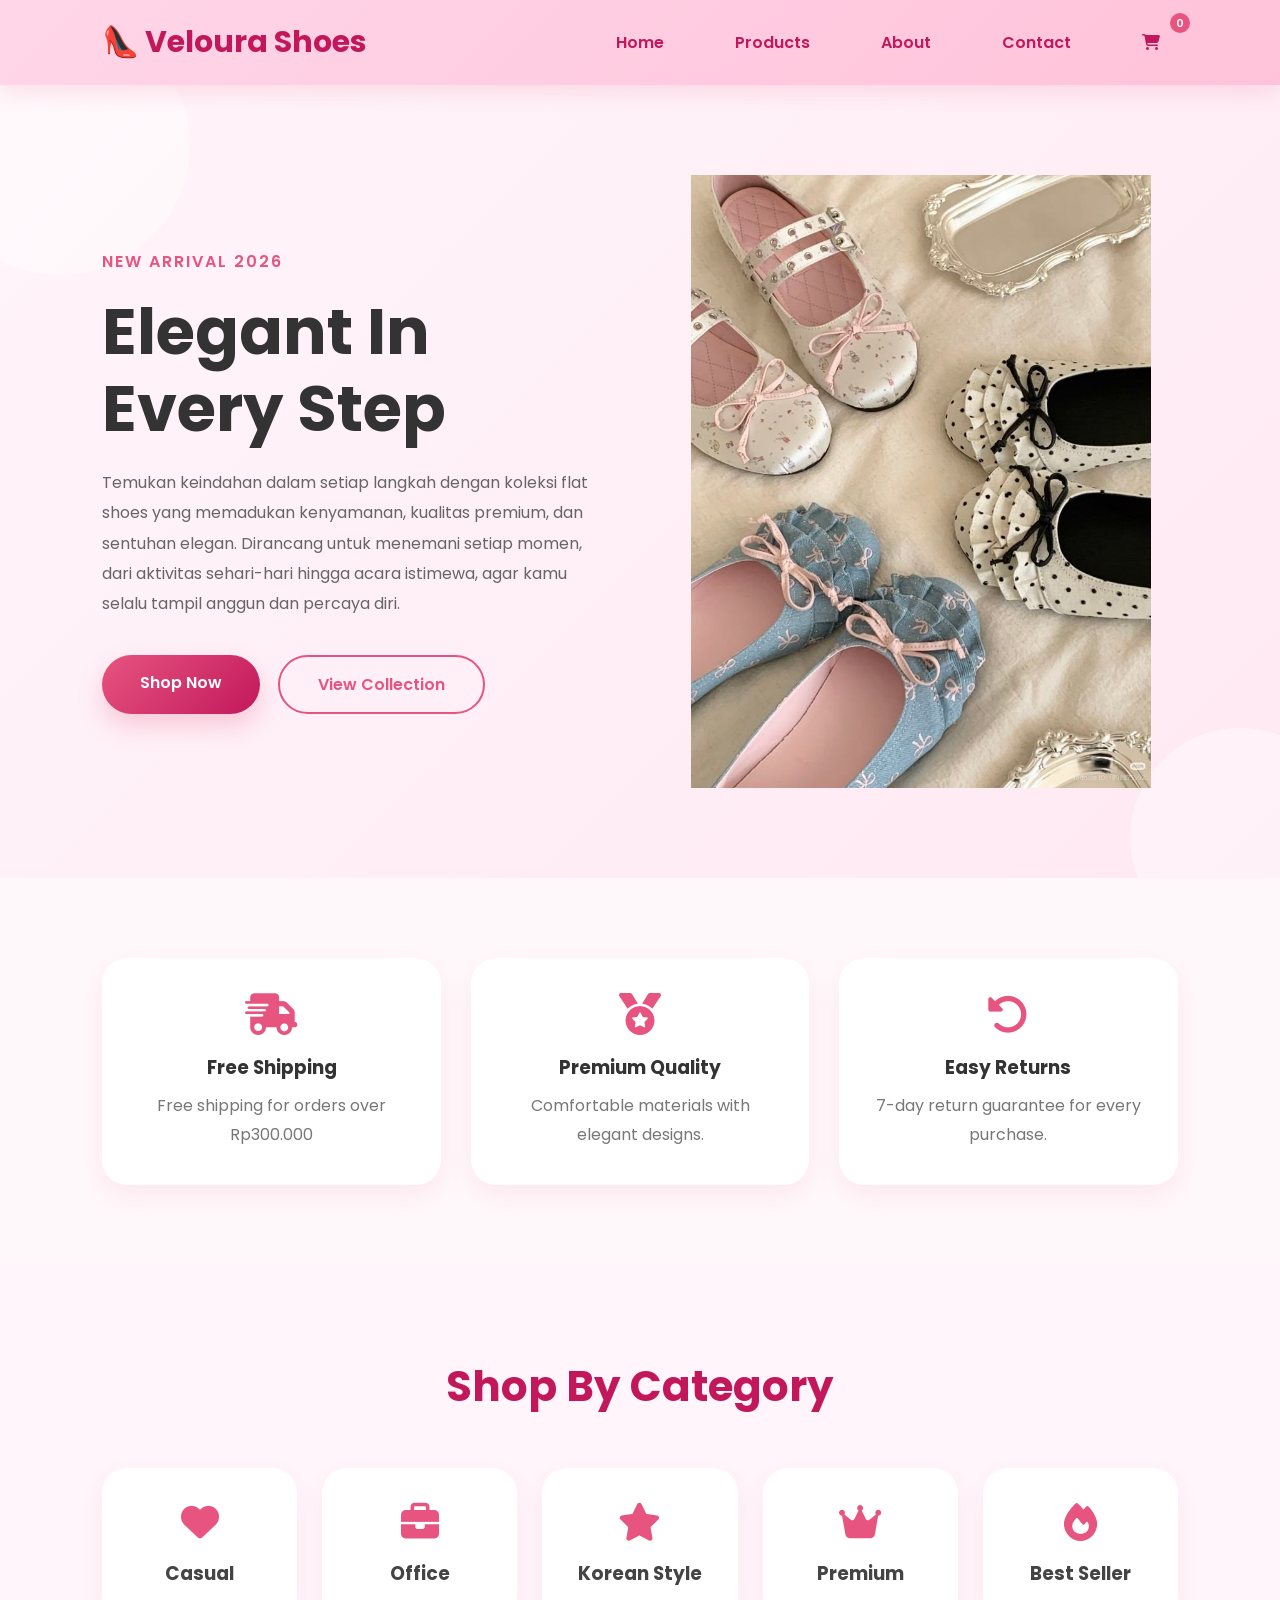
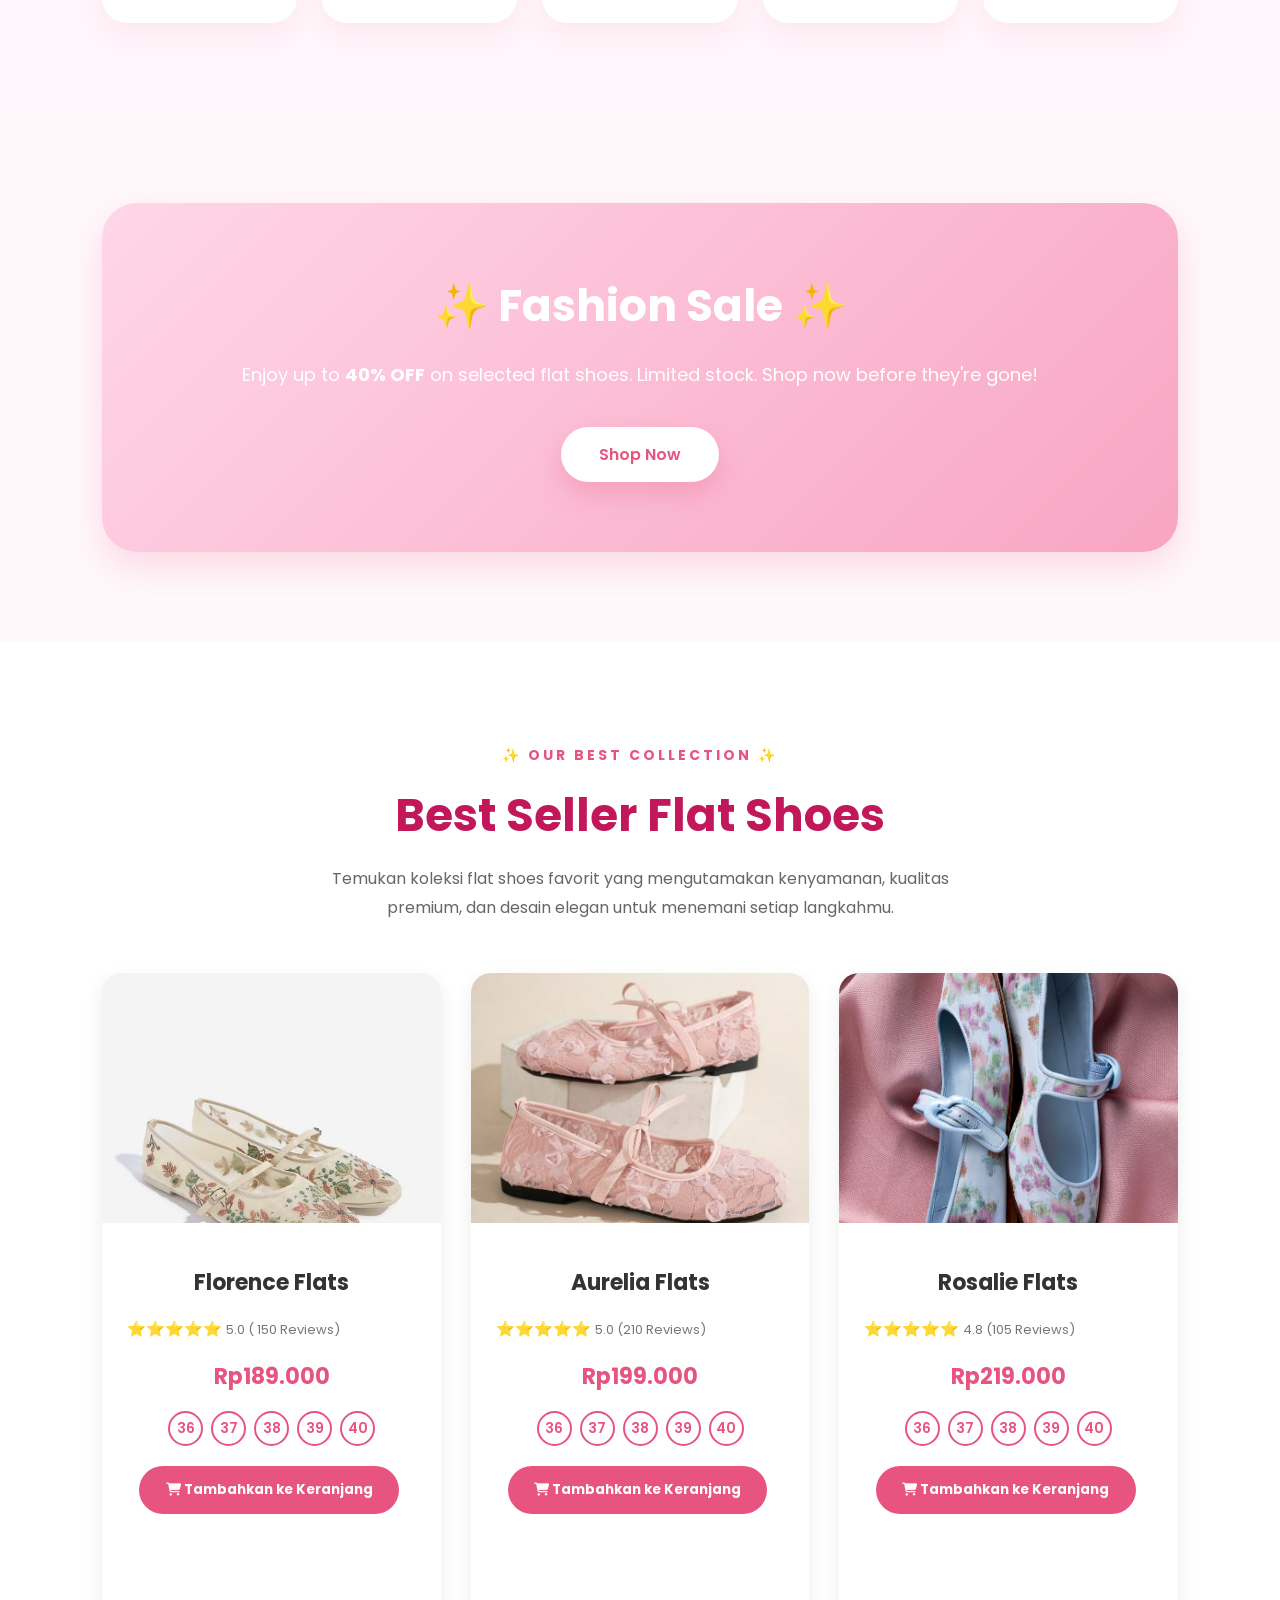
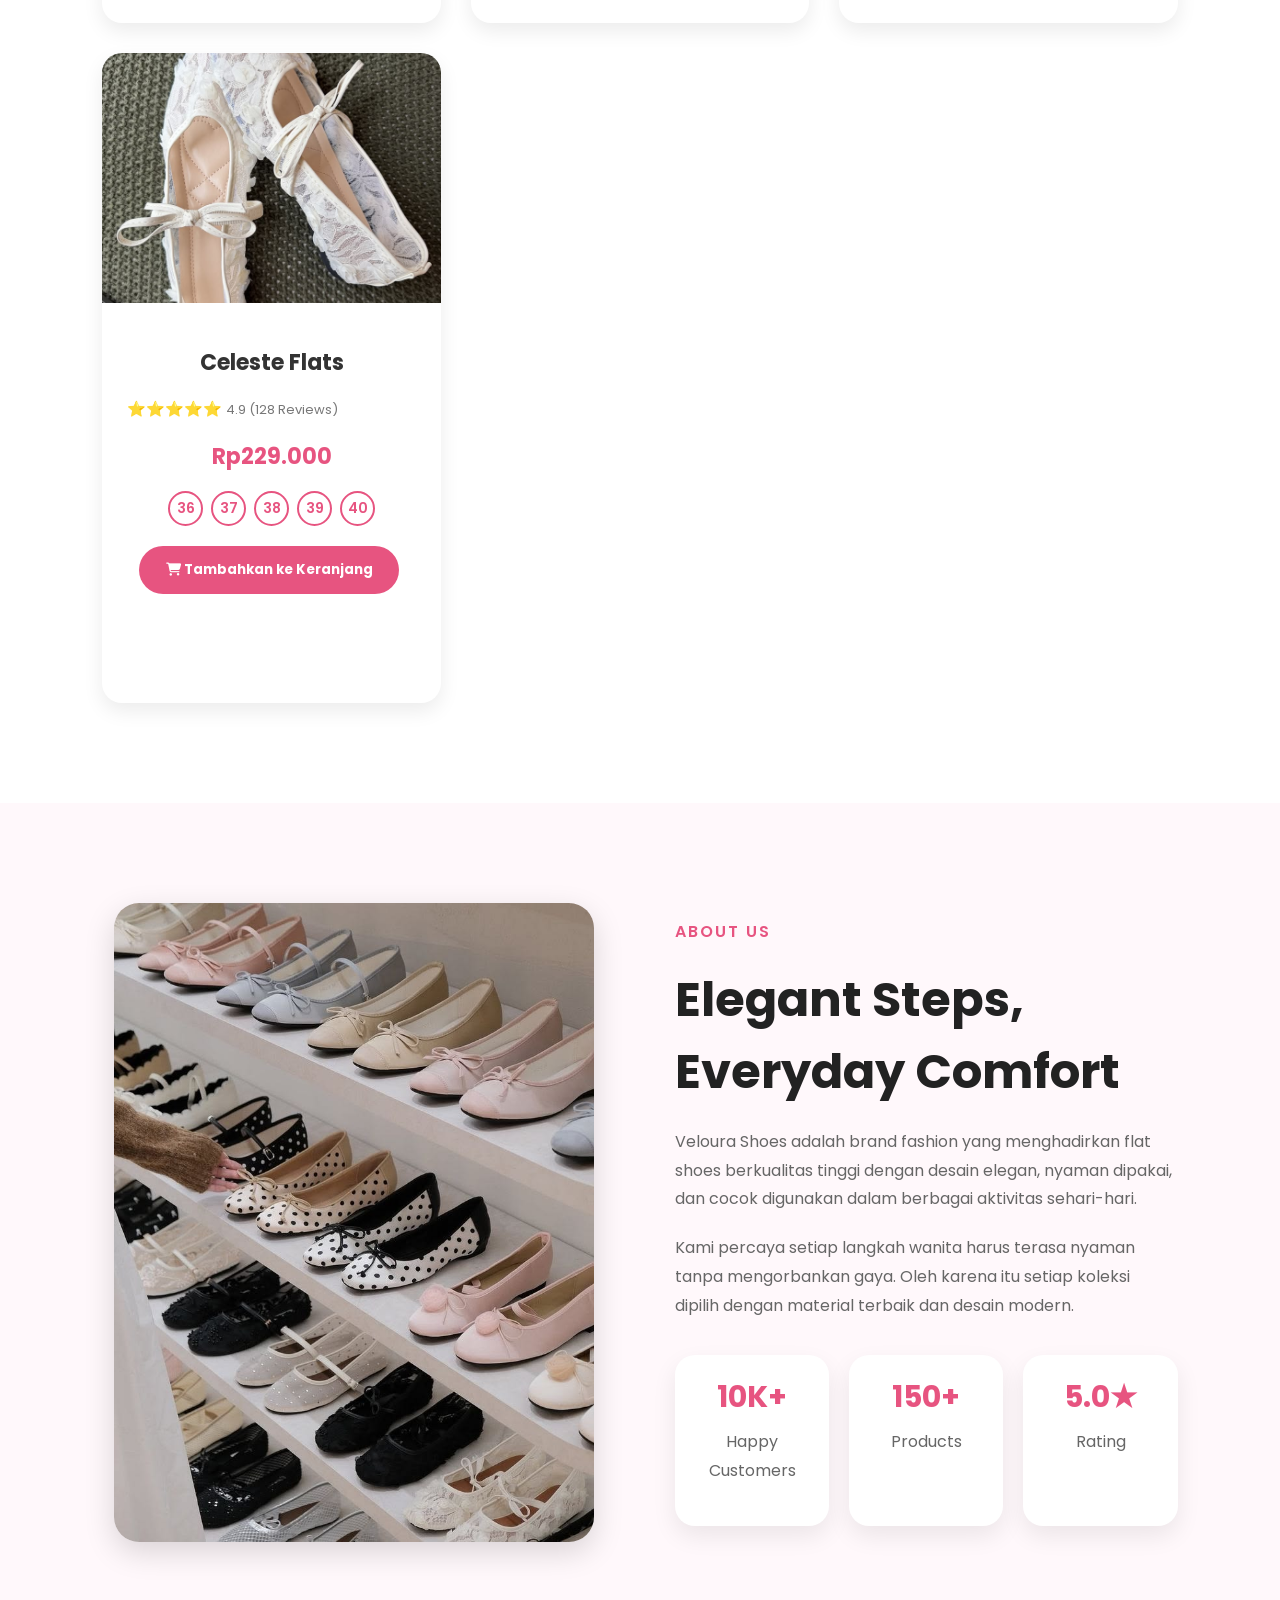
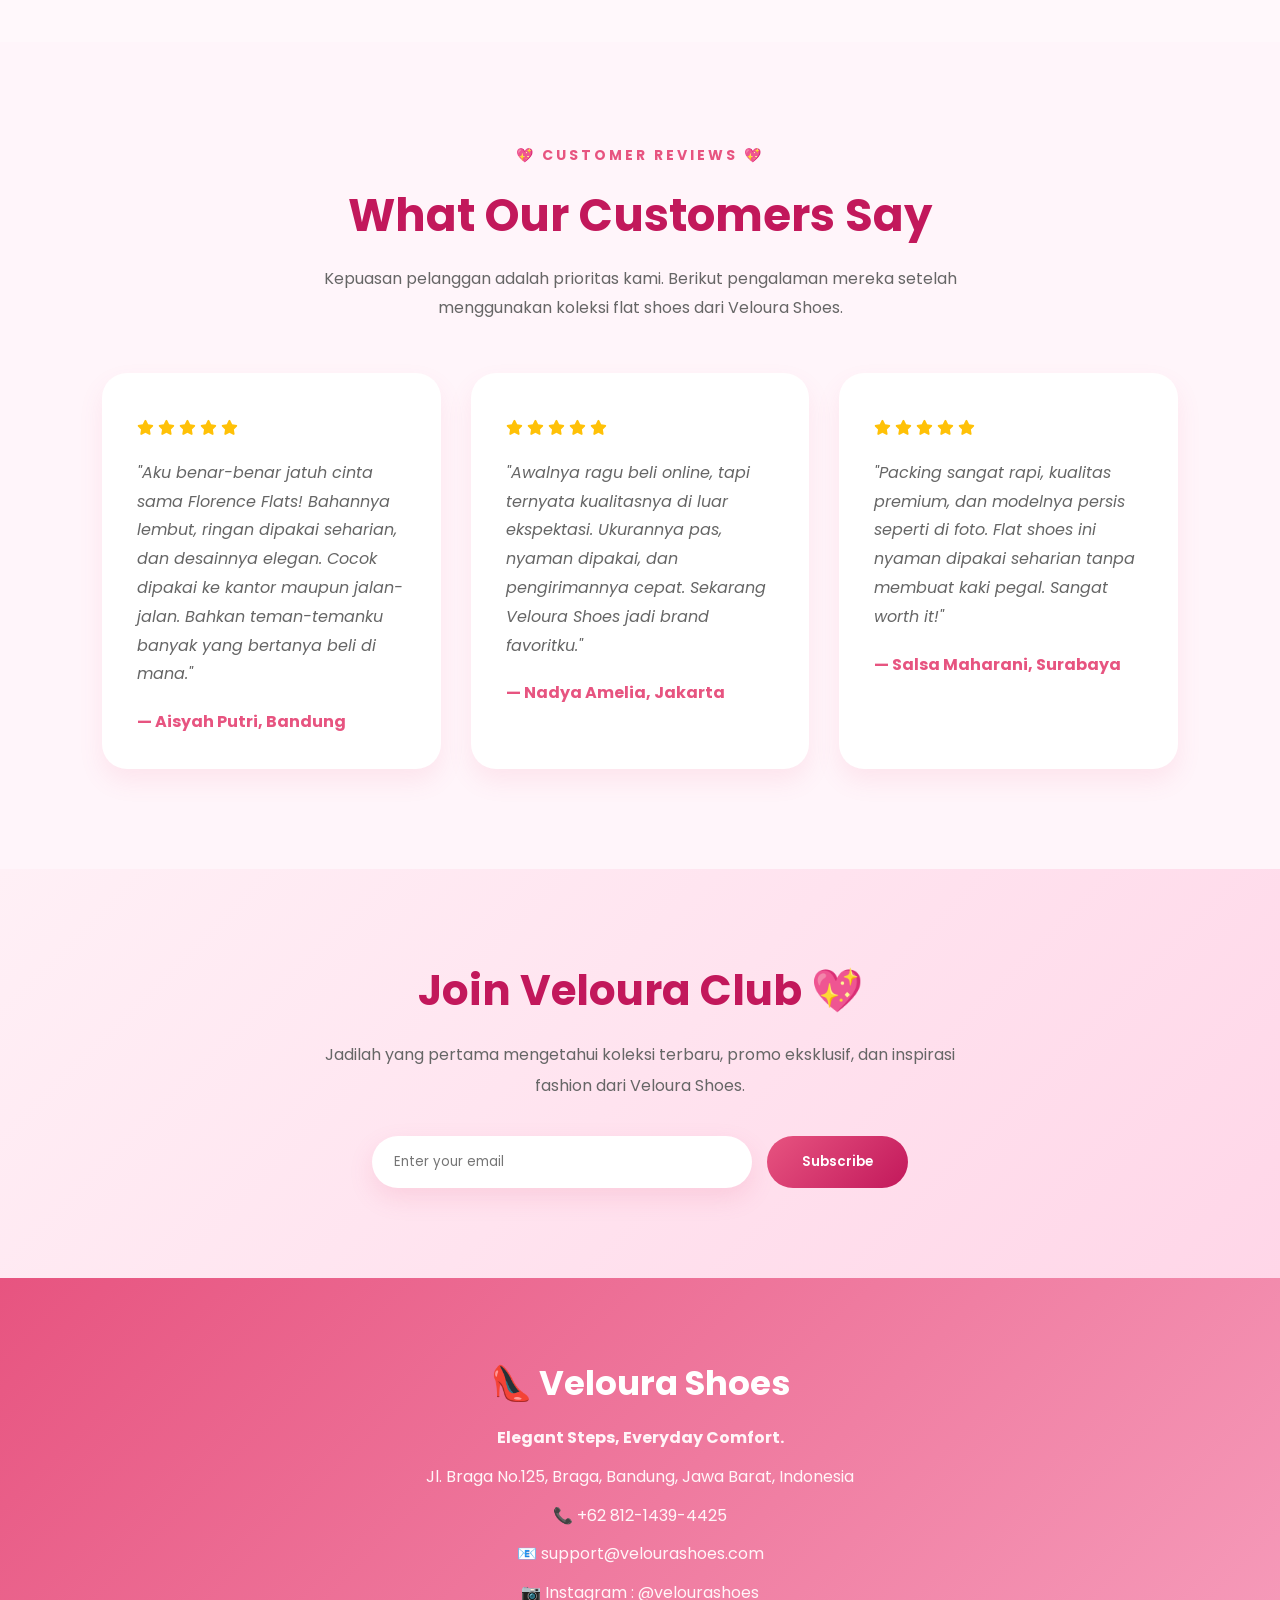
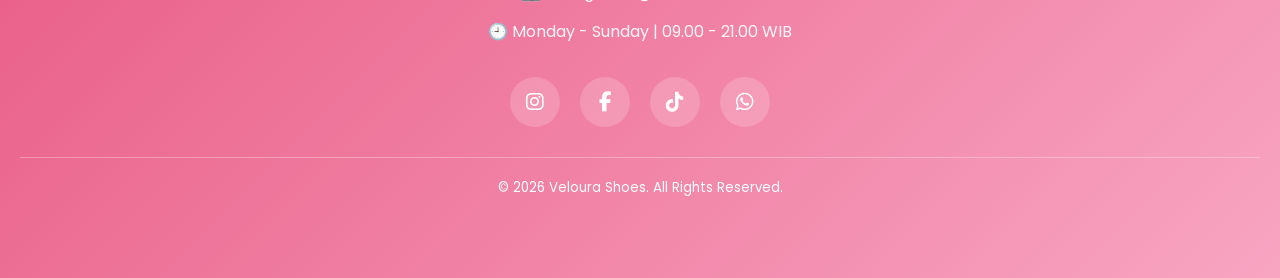
<file: index.html>
<!DOCTYPE html>
<html lang="en">

<head>

    <meta charset="UTF-8">
    <meta name="viewport" content="width=device-width, initial-scale=1.0">

    <title>Veloura Shoes | Elegant Steps, Everyday Comfort</title>

    <!-- Google Font -->
    <link rel="preconnect" href="https://fonts.googleapis.com">
    <link rel="preconnect" href="https://fonts.gstatic.com" crossorigin>

    <link href="https://fonts.googleapis.com/css2?family=Poppins:wght@300;400;500;600;700&display=swap" rel="stylesheet">

    <!-- Font Awesome -->
    <link rel="stylesheet"
href="https://cdnjs.cloudflare.com/ajax/libs/font-awesome/6.6.0/css/all.min.css">
    <!-- CSS -->
    <link rel="stylesheet" href="css/style.css">
</head>

<body>

    <!-- NAVBAR -->

    <nav class="navbar">

    <div class="logo">
    👠 Veloura Shoes
</div>

    <ul>
        <li><a href="#">Home</a></li>
       <li><a href="products.html">Products</a></li>
        <li><a href="#about">About</a></li>
        <li><a href="#contact">Contact</a></li>
        <li>
            <a href="cart.html" class="cart-icon">

    <i class="fa-solid fa-cart-shopping"></i>

    <span class="cart-count">0</span>

</a>
        </li>
    </ul>

</nav>

    <!-- HERO -->

<section class="hero">

    <!-- Dekorasi -->
    <div class="circle circle1"></div>
    <div class="circle circle2"></div>

    <div class="hero-text">

        <span>NEW ARRIVAL 2026</span>

        <h1>
            Elegant In <br>

    Every Step
        </h1>

        <p>
            Temukan keindahan dalam setiap langkah dengan koleksi flat shoes
yang memadukan kenyamanan, kualitas premium, dan sentuhan elegan.
Dirancang untuk menemani setiap momen, dari aktivitas sehari-hari
hingga acara istimewa, agar kamu selalu tampil anggun dan percaya diri.
        </p>

        <div class="hero-btn">

            <a href="products.html" class="btn">
                Shop Now
            </a>

            <a href="products.html" class="btn-outline">
                View Collection
            </a>

        </div>

    </div>

    <div class="hero-image">

        <img src="images.hero.png..jpeg" alt="Veloura Shoes">

    </div>

</section>
    <!-- FEATURES -->

   <section class="features">

    <div class="feature">

        <i class="fa-solid fa-truck-fast"></i>

        <h3>Free Shipping</h3>

        <p>Free shipping for orders over Rp300.000</p>

    </div>

    <div class="feature">

        <i class="fa-solid fa-medal"></i>

        <h3>Premium Quality</h3>

        <p>Comfortable materials with elegant designs.</p>

    </div>

    <div class="feature">

        <i class="fa-solid fa-rotate-left"></i>

        <h3>Easy Returns</h3>

        <p>7-day return guarantee for every purchase.</p>

    </div>

</section>
    
<!-- CATEGORY -->

<section class="category">

<h2>Shop By Category</h2>

<div class="category-container">

<div class="category-card">
<i class="fa-solid fa-heart"></i>
<h3>Casual</h3>
</div>

<div class="category-card">
<i class="fa-solid fa-briefcase"></i>
<h3>Office</h3>
</div>

<div class="category-card">
<i class="fa-solid fa-star"></i>
<h3>Korean Style</h3>
</div>

<div class="category-card">
<i class="fa-solid fa-crown"></i>
<h3>Premium</h3>
</div>

<div class="category-card">
<i class="fa-solid fa-fire"></i>
<h3>Best Seller</h3>
</div>

</div>

</section>
<!-- PROMO -->

<section class="promo">

    <div class="promo-content">

        <h2>✨ Fashion Sale ✨</h2>

<p>

Enjoy up to <strong>40% OFF</strong> on selected flat shoes.
Limited stock. Shop now before they're gone!

</p>

        <a href="#" class="btn">Shop Now</a>

    </div>

</section>

    <!-- BEST SELLER -->

   <section class="best">

    <div class="section-title">

        <span>✨ OUR BEST COLLECTION ✨</span>

        <h2>Best Seller Flat Shoes</h2>

        <p>
            Temukan koleksi flat shoes favorit yang mengutamakan kenyamanan,
            kualitas premium, dan desain elegan untuk menemani setiap langkahmu.
        </p>

    </div>

    <div class="product-container">

        <!-- Product 1 -->
        <div class="product-card"
     data-name="florence flats"
     data-category="casual">

            <span class="badge">BEST SELLER</span>

            <div class="favorite">
                <i class="fa-regular fa-heart"></i>
            </div>

            <img src="Florence Flats.jpeg" alt="Florence Flats">

            <div class="product-info">

                <h3>Florence Flats</h3>

                <div class="rating">
                    ⭐⭐⭐⭐⭐
                    <span>5.0 ( 150 Reviews)</span>

</div>

                <p>Rp189.000</p>

                <div class="size">

                    <span>36</span>
                    <span>37</span>
                    <span>38</span>
                    <span>39</span>
                    <span>40</span>

                </div>

                <button class="add-cart">

                    <i class="fa-solid fa-cart-shopping"></i>

                    Tambahkan ke Keranjang
                </button>

            </div>

        </div>

        <!-- Product 2 -->

        <div class="product-card"
     data-name="florence flats"
     data-category="korean">

            <span class="badge bestseller">

                BEST SELLER

            </span>

            <div class="favorite">

                <i class="fa-regular fa-heart"></i>

            </div>

            <img src="Aurelia Flats.jpeg" alt="Aurelia Flats">

            <div class="product-info">

                <h3>Aurelia Flats</h3>

                <div class="rating">

                    ⭐⭐⭐⭐⭐
                    <span>5.0 (210 Reviews)</span>

                </div>

                <p>Rp199.000</p>

                <div class="size">

                    <span>36</span>
                    <span>37</span>
                    <span>38</span>
                    <span>39</span>
                    <span>40</span>

                </div>

                <button class="add-cart">

                    <i class="fa-solid fa-cart-shopping"></i>

                    Tambahkan ke Keranjang
                </button>

            </div>

        </div>

        <!-- Product 3 -->

        <div class="product-card"
     data-name="Rosalie flats"
     data-category="office">
            <span class="badge">

                BEST SELLER

            </span>

            <div class="favorite">

                <i class="fa-regular fa-heart"></i>

            </div>

            <img src="Rosalie Flats.jpeg" alt="Rosalie Flats">

            <div class="product-info">

                <h3>Rosalie Flats</h3>

                <div class="rating">

                    ⭐⭐⭐⭐⭐
<span>4.8 (105 Reviews)</span>
                </div>

                <p>Rp219.000</p>

                <div class="size">

                    <span>36</span>
                    <span>37</span>
                    <span>38</span>
                    <span>39</span>
                    <span>40</span>

                </div>

                <button class="add-cart">

                    <i class="fa-solid fa-cart-shopping"></i>

                    Tambahkan ke Keranjang

                </button>

            </div>

        </div>

        <!-- Product 4 -->

        <div class="product-card"
     data-name="Celeste flats"
     data-category="casual">


            <span class="badge premium">

                BEST SELLER

            </span>

            <div class="favorite">

                <i class="fa-regular fa-heart"></i>

            </div>

            <img src="Celeste Flats.jpeg" alt="Celeste Flats">

            <div class="product-info">

                <h3>Celeste Flats</h3>

                <div class="rating">

                    ⭐⭐⭐⭐⭐
                    <span>4.9 (128 Reviews)</span>

                </div>

                <p>Rp229.000</p>

                <div class="size">

                    <span>36</span>
                    <span>37</span>
                    <span>38</span>
                    <span>39</span>
                    <span>40</span>

                </div>

                <button class="add-cart">

                    <i class="fa-solid fa-cart-shopping"></i>

                    Tambahkan ke Keranjang

                </button>

            </div>

        </div>

    </div>

</section>
<!-- ABOUT -->
<section class="about" id="about">

    <div class="about-container">

        <div class="about-image">

            <img src="about.jpeg" alt="Veloura Shoes">

        </div>

        <div class="about-content">

            <span>ABOUT US</span>

            <h2>Elegant Steps, Everyday Comfort</h2>

            <p>
                Veloura Shoes adalah brand fashion yang menghadirkan
                flat shoes berkualitas tinggi dengan desain elegan,
                nyaman dipakai, dan cocok digunakan dalam berbagai
                aktivitas sehari-hari.
            </p>

            <p>
                Kami percaya setiap langkah wanita harus terasa nyaman
                tanpa mengorbankan gaya. Oleh karena itu setiap koleksi
                dipilih dengan material terbaik dan desain modern.
            </p>

            <div class="about-box">

                <div>
                    <h3>10K+</h3>
                    <p>Happy Customers</p>
                </div>

                <div>
                    <h3>150+</h3>
                    <p>Products</p>
                </div>

                <div>
                    <h3>5.0★</h3>
                    <p>Rating</p>
                </div>

            </div>

        </div>

    </div>

</section>
<!-- TESTIMONIAL -->

<section class="testimonial">

    <div class="section-title">

        <span>💖 CUSTOMER REVIEWS 💖</span>

        <h2>What Our Customers Say</h2>

        <p>
            Kepuasan pelanggan adalah prioritas kami.
            Berikut pengalaman mereka setelah menggunakan
            koleksi flat shoes dari Veloura Shoes.
        </p>

    </div>

    <div class="testimonial-container">

        <!-- Testimoni 1 -->
        <div class="testimonial-card">

            <div class="rating">

                <i class="fa-solid fa-star"></i>
                <i class="fa-solid fa-star"></i>
                <i class="fa-solid fa-star"></i>
                <i class="fa-solid fa-star"></i>
                <i class="fa-solid fa-star"></i>

            </div>

            <p>

                "Aku benar-benar jatuh cinta sama Florence Flats!
                Bahannya lembut, ringan dipakai seharian, dan
                desainnya elegan. Cocok dipakai ke kantor maupun
                jalan-jalan. Bahkan teman-temanku banyak yang
                bertanya beli di mana."

            </p>

            <h4>— Aisyah Putri, Bandung</h4>

        </div>

        <!-- Testimoni 2 -->

        <div class="testimonial-card">

            <div class="rating">

                <i class="fa-solid fa-star"></i>
                <i class="fa-solid fa-star"></i>
                <i class="fa-solid fa-star"></i>
                <i class="fa-solid fa-star"></i>
                <i class="fa-solid fa-star"></i>

            </div>

            <p>

                "Awalnya ragu beli online, tapi ternyata kualitasnya
                di luar ekspektasi. Ukurannya pas, nyaman dipakai,
                dan pengirimannya cepat. Sekarang Veloura Shoes
                jadi brand favoritku."

            </p>

            <h4>— Nadya Amelia, Jakarta</h4>

        </div>

        <!-- Testimoni 3 -->

        <div class="testimonial-card">

            <div class="rating">

                <i class="fa-solid fa-star"></i>
                <i class="fa-solid fa-star"></i>
                <i class="fa-solid fa-star"></i>
                <i class="fa-solid fa-star"></i>
                <i class="fa-solid fa-star"></i>

            </div>

            <p>

                "Packing sangat rapi, kualitas premium,
                dan modelnya persis seperti di foto.
                Flat shoes ini nyaman dipakai seharian
                tanpa membuat kaki pegal. Sangat worth it!"

            </p>

            <h4>— Salsa Maharani, Surabaya</h4>

        </div>

    </div>

</section>
<!-- NEWSLETTER -->

<section class="newsletter">

    <h2>Join Veloura Club 💖</h2>

    <p>

        Jadilah yang pertama mengetahui koleksi terbaru,
        promo eksklusif, dan inspirasi fashion dari Veloura Shoes.

    </p>

    <form>

        <input
        type="email"
        placeholder="Enter your email">

        <button type="submit">

            Subscribe

        </button>

    </form>

</section>
    <!-- FOOTER -->

   <footer id="contact">

<h3>👠 Veloura Shoes</h3>

<p><strong>Elegant Steps, Everyday Comfort.</strong></p>

<p>
Jl. Braga No.125,
Braga,
Bandung,
Jawa Barat,
Indonesia
</p>

<p>📞 +62 812-1439-4425</p>

<p>📧 support@velourashoes.com</p>

<p>📷 Instagram : @velourashoes</p>

<p>🕘 Monday - Sunday | 09.00 - 21.00 WIB</p>

<div class="social-icons">

<a href="#"><i class="fab fa-instagram"></i></a>

<a href="#"><i class="fab fa-facebook-f"></i></a>

<a href="#"><i class="fab fa-tiktok"></i></a>

<a href="#"><i class="fab fa-whatsapp"></i></a>

</div>

<small>

© 2026 Veloura Shoes. All Rights Reserved.

</small>

</footer>

<script src="js/app.js"></script>
<button id="topBtn">
    <i class="fa-solid fa-arrow-up"></i>
</button>

</body>

</html>
</file>
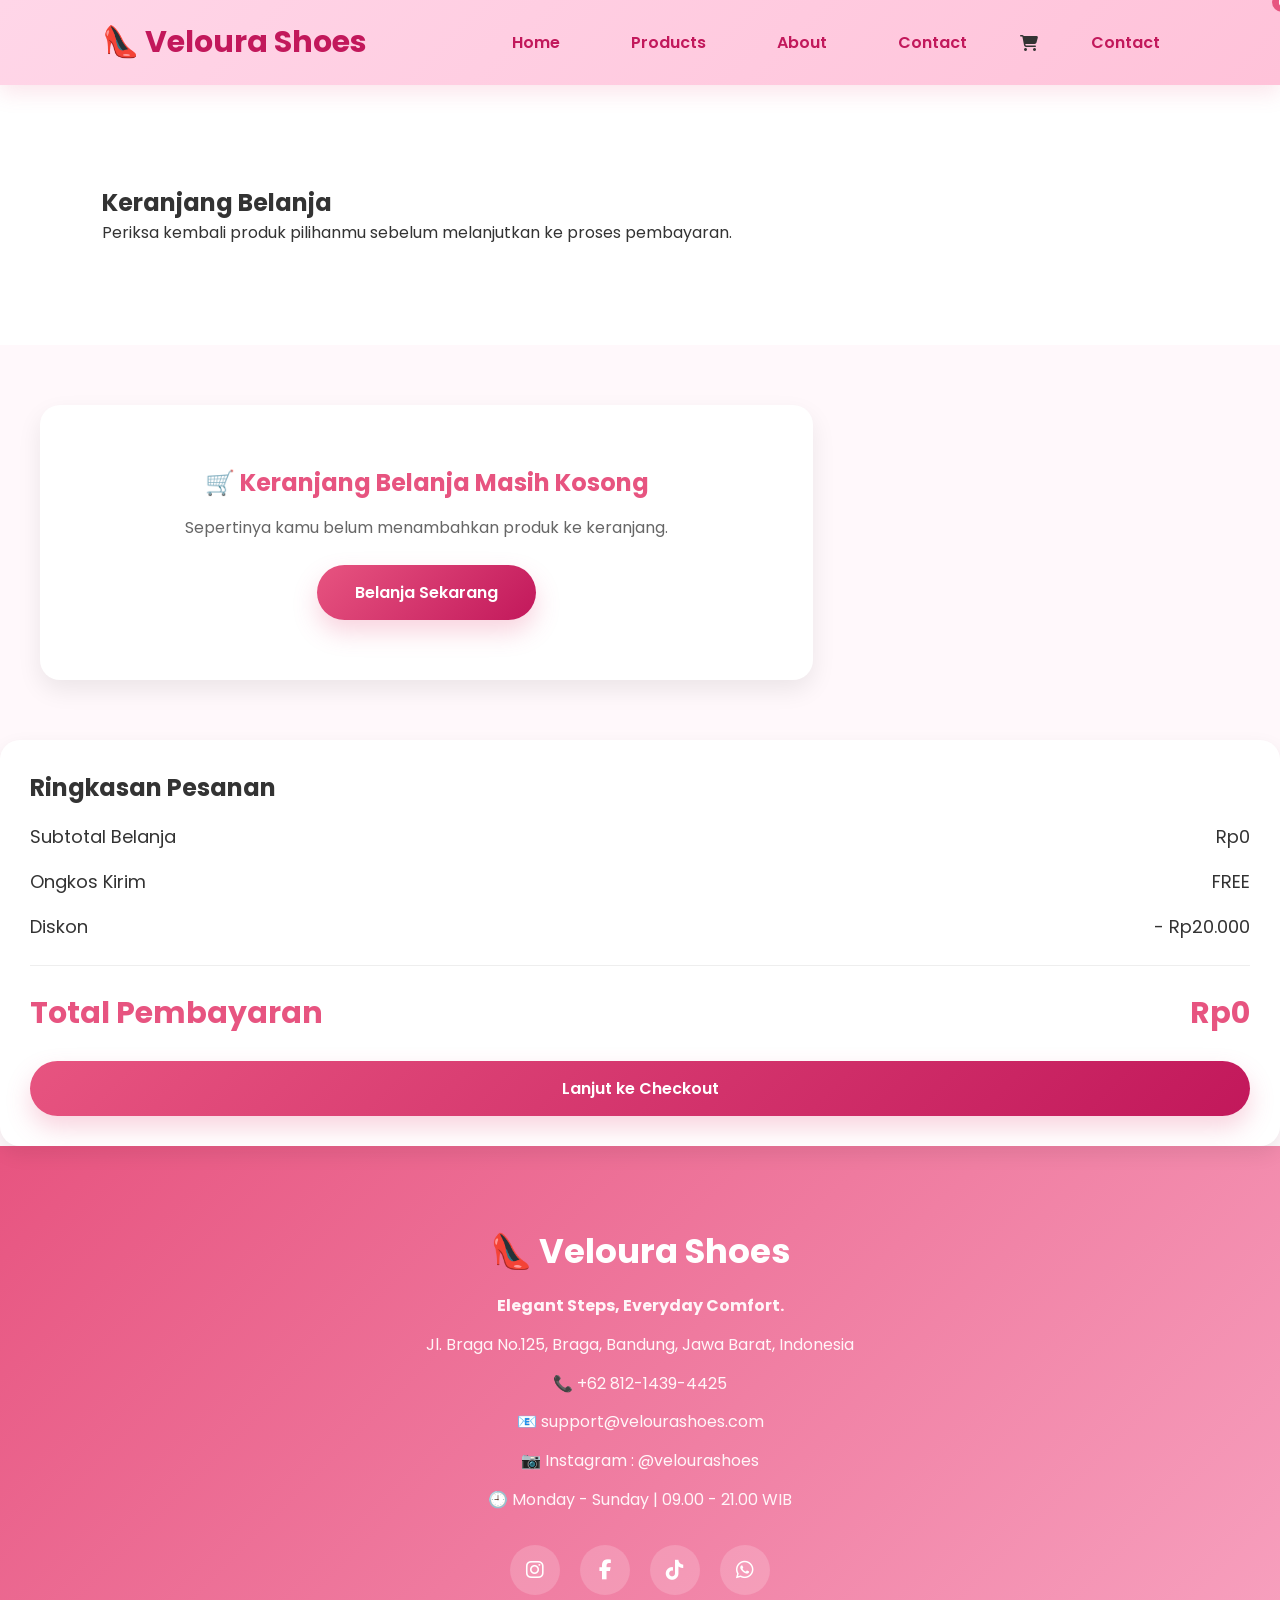
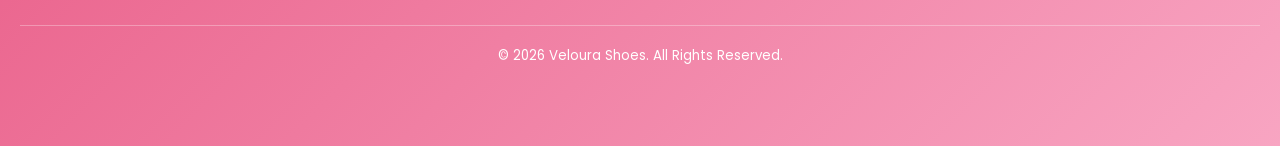
<file: cart.html>
<!-- HEAD -->
 <!DOCTYPE html>
<html lang="en">

<head>

    <meta charset="UTF-8">
    <meta name="viewport" content="width=device-width, initial-scale=1.0">

    <title>Keranjang Belanja | Veloura Shoes</title>

    <link rel="preconnect" href="https://fonts.googleapis.com">

    <link rel="preconnect" href="https://fonts.gstatic.com" crossorigin>

    <link href="https://fonts.googleapis.com/css2?family=Poppins:wght@300;400;500;600;700&display=swap" rel="stylesheet">

    <link rel="stylesheet"
        href="https://cdnjs.cloudflare.com/ajax/libs/font-awesome/6.6.0/css/all.min.css">

    <link rel="stylesheet" href="css/style.css">

</head>

<body>
    <!-- NAVBAR -->
     <nav class="navbar">

    <div class="logo">

        👠 Veloura Shoes

    </div>

    <ul>

        <li><a href="index.html">Home</a></li>

<li><a href="products.html">Products</a></li>

<li><a href="index.html#about">About</a></li>

<li><a href="index.html#contact">Contact</a></li>

    <i class="fa-solid fa-cart-shopping"></i>

    <span class="cart-count">0</span>

</a>

        <li><a href="#contact">Contact</a></li>

    </ul>

</nav>
<!--JUDUL HALAMAN -->
<section class="best">

    <h2>Keranjang Belanja</h2>

    <p>
        Periksa kembali produk pilihanmu sebelum melanjutkan ke proses pembayaran.
    </p>

</section>
<!-- ISI KERANJANG -->

<section class="cart">

    <div id="cart-items"></div>

</section>

        <!-- Produk akan muncul otomatis dari JavaScript -->


<!--TOTAL BELANJA -->
<section class="total">

    <h2>Ringkasan Pesanan</h2>

    <div class="summary-row">

        <span>Subtotal Belanja</span>

        <span id="cart-total">Rp0</span>

    </div>

    <div class="summary-row">

        <span>Ongkos Kirim</span>

        <span>FREE</span>

    </div>

    <div class="summary-row">

        <span>Diskon</span>

        <span>- Rp20.000</span>

    </div>

    <hr>

    <h3>

        Total Pembayaran

        <span id="grand-total">Rp0</span>

    </h3>

    <a href="checkout.html" class="btn">

        Lanjut ke Checkout

    </a>

</section>

<!--FOOTER -->
<footer id="contact">

<h3>👠 Veloura Shoes</h3>

<p><strong>Elegant Steps, Everyday Comfort.</strong></p>

<p>
Jl. Braga No.125,
Braga,
Bandung,
Jawa Barat,
Indonesia
</p>

<p>📞 +62 812-1439-4425</p>

<p>📧 support@velourashoes.com</p>

<p>📷 Instagram : @velourashoes</p>

<p>🕘 Monday - Sunday | 09.00 - 21.00 WIB</p>

<div class="social-icons">

<a href="#"><i class="fab fa-instagram"></i></a>

<a href="#"><i class="fab fa-facebook-f"></i></a>

<a href="#"><i class="fab fa-tiktok"></i></a>

<a href="#"><i class="fab fa-whatsapp"></i></a>

</div>

<small>

© 2026 Veloura Shoes. All Rights Reserved.

</small>

</footer>

<script src="js/app.js"></script>
<button id="topBtn">
    <i class="fa-solid fa-arrow-up"></i>
</button>

</body>

</html>
</file>
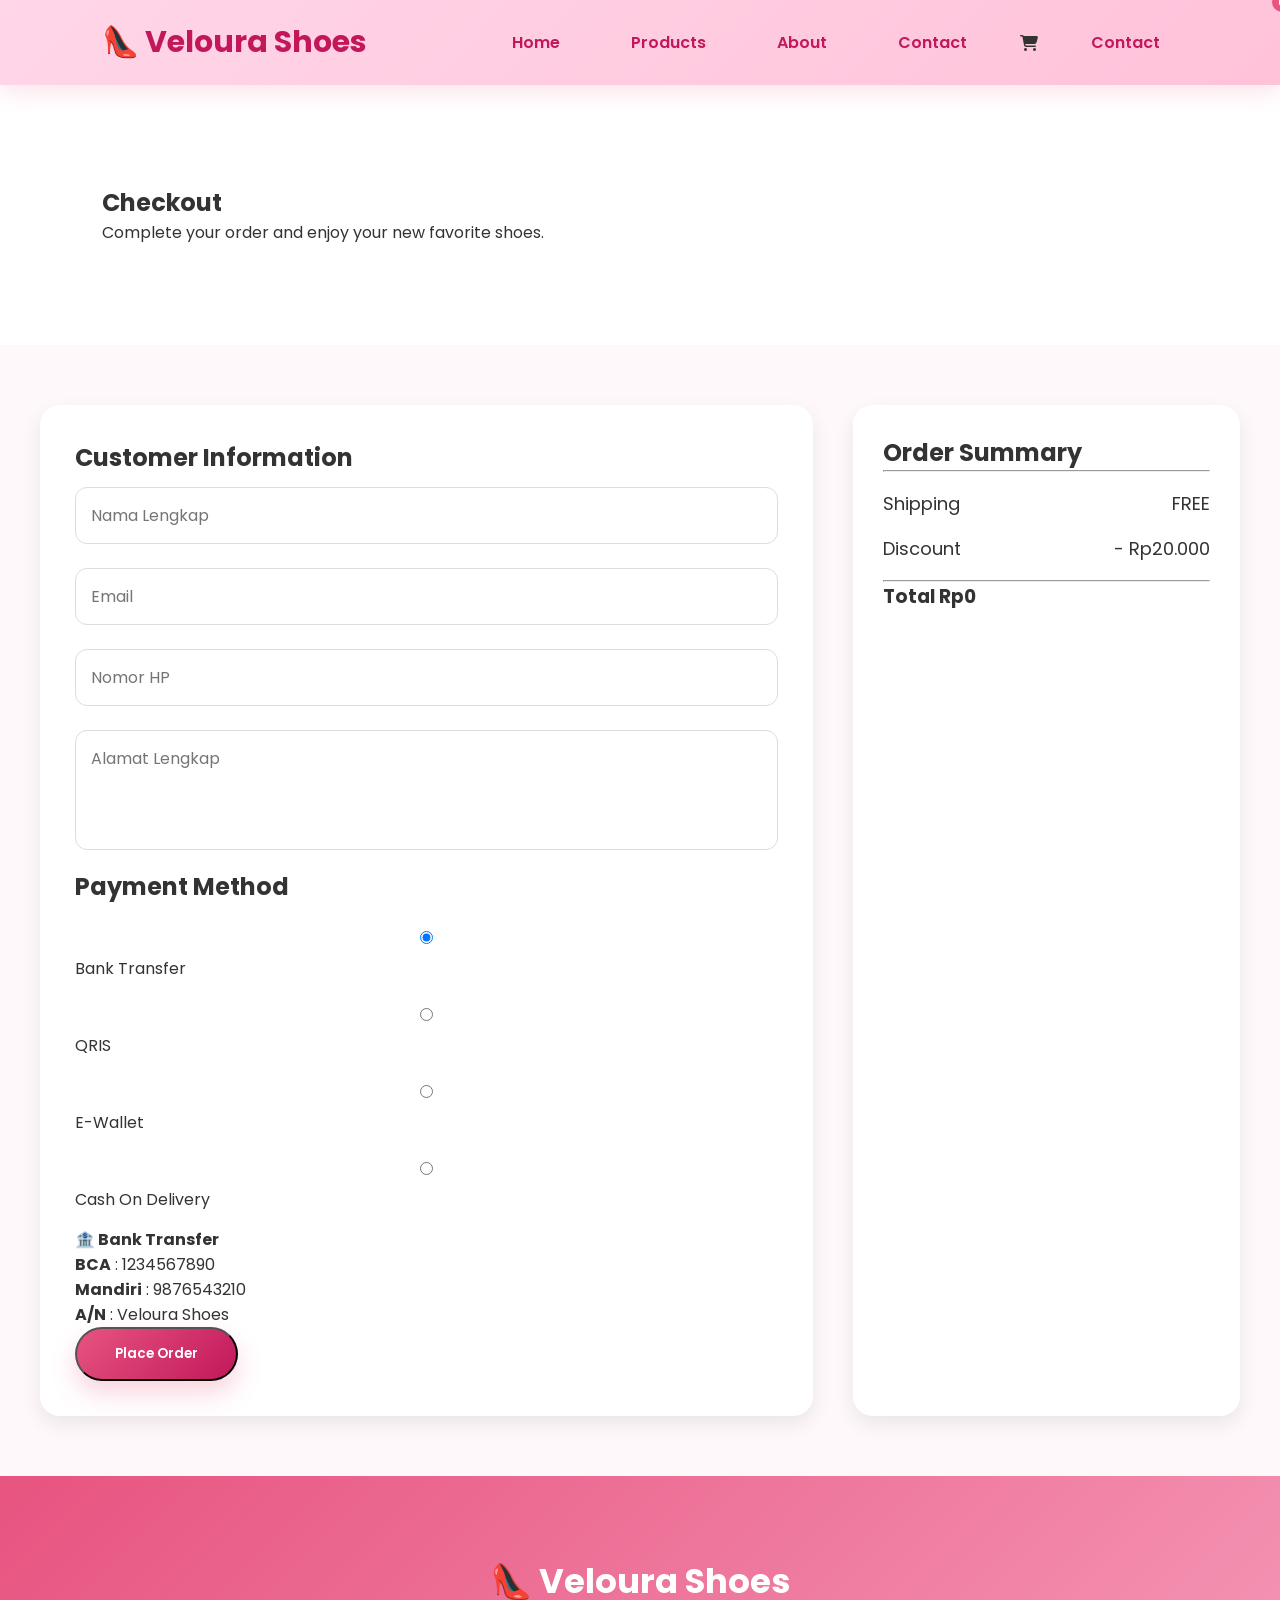
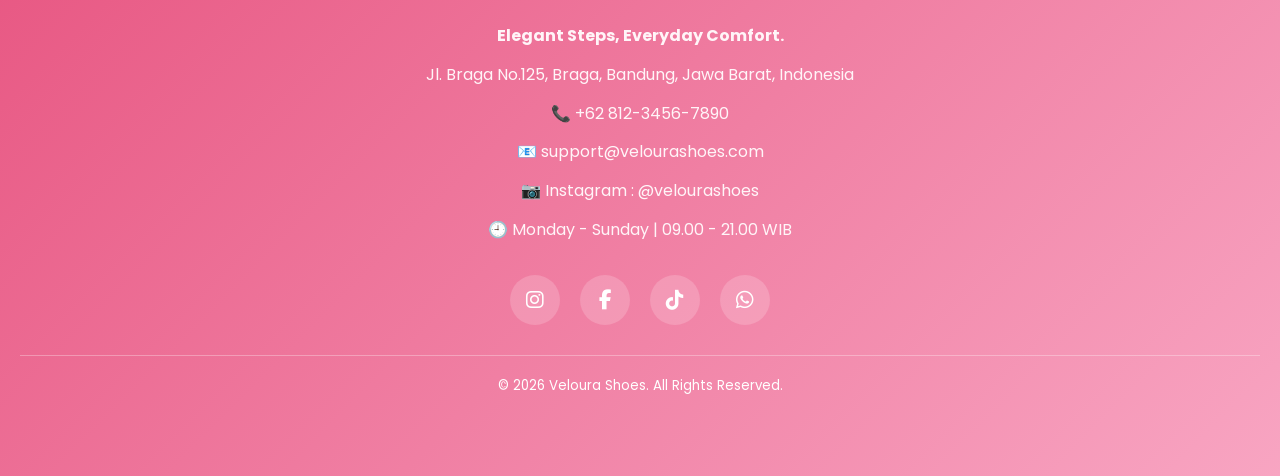
<file: checkout.html>
<!-- HEAD -->
 <!DOCTYPE html>
<html lang="en">

<head>

<meta charset="UTF-8">

<meta name="viewport" content="width=device-width, initial-scale=1.0">

<title>Checkout | Veloura Shoes</title>

<link rel="preconnect" href="https://fonts.googleapis.com">

<link rel="preconnect" href="https://fonts.gstatic.com" crossorigin>

<link href="https://fonts.googleapis.com/css2?family=Poppins:wght@300;400;500;600;700&display=swap" rel="stylesheet">

<link rel="stylesheet"
href="https://cdnjs.cloudflare.com/ajax/libs/font-awesome/6.6.0/css/all.min.css">

<link rel="stylesheet" href="css/style.css">

</head>

<body>
    <!-- NAVBAR -->
     <nav class="navbar">

<div class="logo">

👠 Veloura Shoes

</div>

<ul>

<li><a href="index.html">Home</a></li>

<li><a href="products.html">Products</a></li>

<li><a href="index.html#about">About</a></li>

<li><a href="index.html#contact">Contact</a></li>

    <i class="fa-solid fa-cart-shopping"></i>

    <span class="cart-count">0</span>

</a>

<li><a href="#contact">Contact</a></li>

</ul>

</nav>
<!-- JUDUL -->
 <section class="best">

<h2>Checkout</h2>

<p>

Complete your order and enjoy your new favorite shoes.

</p>

</section>
<!-- FORM CHECKOUT -->
 <section class="checkout">

<div class="checkout-form">

<h2>Customer Information</h2>

<input type="text" placeholder="Nama Lengkap" required>

<input type="email" placeholder="Email" required>

<input type="tel" placeholder="Nomor HP" required>

<textarea placeholder="Alamat Lengkap" required></textarea>

<h2>Payment Method</h2>

<label>
    <input type="radio" name="payment" value="bank" checked>
    Bank Transfer
</label>

<label>
    <input type="radio" name="payment" value="qris">
    QRIS
</label>

<label>
    <input type="radio" name="payment" value="ewallet">
    E-Wallet
</label>

<label>
    <input type="radio" name="payment" value="cod">
    Cash On Delivery
</label>

<div id="payment-info"></div>

<button
id="place-order"
class="btn"
type="button">

Place Order

</button>

</div>

<div class="checkout-summary">

<h2>Order Summary</h2>

<div id="checkout-items"></div>

<hr>

<div class="summary-row">

<span>Shipping</span>

<span>FREE</span>

</div>

<div class="summary-row">

<span>Discount</span>

<span>- Rp20.000</span>

</div>

<hr>

<h3>

Total

<span id="checkout-total">

Rp0

</span>

</h3>

</div>

</section>

<!-- FOOTER -->
 <footer id="contact">

<h3>👠 Veloura Shoes</h3>

<p><strong>Elegant Steps, Everyday Comfort.</strong></p>

<p>
Jl. Braga No.125,
Braga,
Bandung,
Jawa Barat,
Indonesia
</p>

<p>📞 +62 812-3456-7890</p>

<p>📧 support@velourashoes.com</p>

<p>📷 Instagram : @velourashoes</p>

<p>🕘 Monday - Sunday | 09.00 - 21.00 WIB</p>

<div class="social-icons">

<a href="#"><i class="fab fa-instagram"></i></a>

<a href="#"><i class="fab fa-facebook-f"></i></a>

<a href="#"><i class="fab fa-tiktok"></i></a>

<a href="#"><i class="fab fa-whatsapp"></i></a>

</div>

<small>

© 2026 Veloura Shoes. All Rights Reserved.

</small>

</footer>

<script src="js/app.js"></script>
<button id="topBtn">
    <i class="fa-solid fa-arrow-up"></i>
</button>
</body>

</html>
</file>
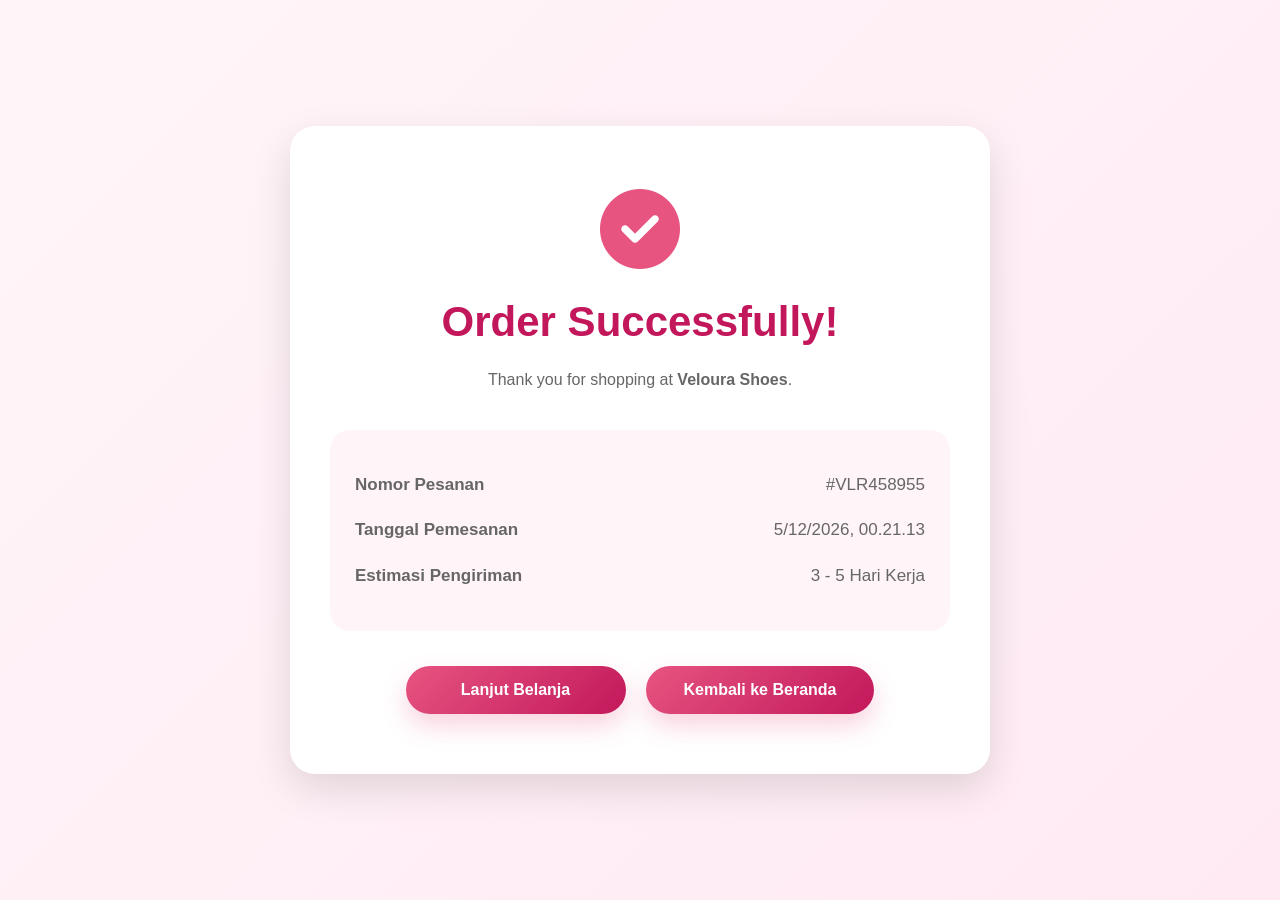
<file: success.html>
<!DOCTYPE html>
<html lang="en">

<head>

<meta charset="UTF-8">

<meta name="viewport" content="width=device-width, initial-scale=1.0">

<title>Order Success | Veloura Shoes</title>

<link rel="stylesheet" href="css/style.css">

<link rel="stylesheet"
href="https://cdnjs.cloudflare.com/ajax/libs/font-awesome/6.5.2/css/all.min.css">

</head>

<body>

<section class="success-page">

<div class="success-box">

<div class="success-icon">

<i class="fa-solid fa-circle-check"></i>

</div>

<h1>Order Successfully!</h1>

<p>

Thank you for shopping at
<strong>Veloura Shoes</strong>.

</p>

<div class="order-info">

<p>

<b>Nomor Pesanan</b>

<span id="order-id"></span>

</p>

<p>

<b>Tanggal Pemesanan</b>

<span id="order-date"></span>

</p>

<p>

<b>Estimasi Pengiriman</b>

3 - 5 Hari Kerja

</p>

</div>

<div class="success-btn">

<a href="products.html" class="btn">

Lanjut Belanja

</a>

<a href="index.html" class="btn">

Kembali ke Beranda

</a>

</div>

</div>

</section>

<script>

document.getElementById("order-id").innerText =
"#VLR" + Math.floor(Math.random()*900000+100000);

document.getElementById("order-date").innerText =
new Date().toLocaleString("id-ID");

</script>
<script src="js/app.js"></script>

<button id="topBtn">
    <i class="fa-solid fa-arrow-up"></i>
</button>

</body>
</html>
</file>
<file: css/style.css>
/* ==================================================
RESET
================================================== */

*{
    margin:0;
    padding:0;
    box-sizing:border-box;
    font-family:'Poppins',sans-serif;
    scroll-behavior:smooth;
}

body{

    background:#FFF8FB;

    color:#333;

    overflow-x:hidden;

}

img{

    max-width:100%;

    display:block;

}

a{

    text-decoration:none;

}

ul{

    list-style:none;

}

section{

    width:100%;

}

/* ==================================================
NAVBAR
================================================== */

.navbar{

    position:sticky;

    top:0;

    z-index:1000;

    display:flex;

    justify-content:space-between;

    align-items:center;

    padding:20px 8%;

    background:linear-gradient(135deg,#FFD6E8,#FFC2D9);

    box-shadow:0 8px 20px rgba(231,84,128,.12);

}

.logo{

    font-size:30px;

    font-weight:700;

    color:#C2185B;

}

.navbar ul{

    display:flex;

    gap:35px;

    align-items:center;

}

.navbar ul li a{

    color:#C2185B;

    font-weight:600;

    transition:.35s;

    padding:10px 18px;

    border-radius:40px;

}

.navbar ul li a:hover{

    background:white;

    color:#E75480;

}

.cart-icon{

    position:relative;

}

.cart-count{

    position:absolute;

    top:-8px;

    right:-12px;

    width:20px;

    height:20px;

    border-radius:50%;

    background:#E75480;

    color:white;

    display:flex;

    justify-content:center;

    align-items:center;

    font-size:11px;

}

/* ==================================================
HERO
================================================== */

.hero{

    position:relative;

    display:flex;

    justify-content:space-between;

    align-items:center;

    gap:50px;

    padding:90px 8%;

    overflow:hidden;

    background:linear-gradient(135deg,#FFF5FA,#FFE9F3);

}

.hero-text{

    flex:1;

    z-index:2;

}

.hero-text span{

    color:#E75480;

    font-weight:600;

    letter-spacing:2px;

}

.hero-text h1{

    font-size:64px;

    color:#333;

    margin:20px 0;

    line-height:1.2;

}

.hero-text p{

    color:#666;

    line-height:1.9;

    margin-bottom:35px;

    max-width:560px;

}

.hero-btn{

    display:flex;

    gap:18px;

    flex-wrap:wrap;

}

.hero-image{

    flex:1;

    display:flex;

    justify-content:center;

    z-index:2;

}

.hero-image img{

    width:460px;

    transition:.4s;

}

.hero-image img:hover{

    transform:scale(1.03);

}

/* ==================================================
HERO DECORATION
================================================== */

.circle{

    position:absolute;

    border-radius:50%;

    background:rgba(255,255,255,.35);

}

.circle1{

    width:260px;

    height:260px;

    top:-70px;

    left:-70px;

}

.circle2{

    width:220px;

    height:220px;

    right:-70px;

    bottom:-70px;

}

/* ==================================================
BUTTON
================================================== */

.btn{

    display:inline-block;

    padding:15px 38px;

    border-radius:50px;

    background:linear-gradient(135deg,#E75480,#C2185B);

    color:white;

    font-weight:600;

    transition:.35s;

    box-shadow:0 12px 25px rgba(231,84,128,.25);

}

.btn:hover{

    transform:translateY(-5px);

    box-shadow:0 18px 35px rgba(231,84,128,.35);

}

.btn-outline{

    display:inline-block;

    padding:15px 38px;

    border-radius:50px;

    border:2px solid #E75480;

    color:#E75480;

    font-weight:600;

    transition:.35s;

}

.btn-outline:hover{

    background:#E75480;

    color:white;

}
/* ==================================================
FEATURES
================================================== */

.features{

    padding:80px 8%;

    display:grid;

    grid-template-columns:repeat(3,1fr);

    gap:30px;

}

.feature{

    background:white;

    padding:35px;

    border-radius:25px;

    text-align:center;

    box-shadow:0 10px 25px rgba(231,84,128,.10);

    transition:.35s;

}

.feature:hover{

    transform:translateY(-10px);

    box-shadow:0 18px 35px rgba(231,84,128,.18);

}

.feature i{

    font-size:42px;

    color:#E75480;

    margin-bottom:18px;

}

.feature h3{

    color:#333;

    margin-bottom:10px;

}

.feature p{

    color:#777;

    line-height:1.8;

}

/* ==================================================
CATEGORY
================================================== */

.category{

    padding:90px 8%;

    text-align:center;

    background:#FFF5FA;

}

.category h2{

    font-size:42px;

    color:#C2185B;

    margin-bottom:50px;

}

.category-container{

    display:grid;

    grid-template-columns:repeat(5,1fr);

    gap:25px;

}

.category-card{

    background:white;

    padding:35px 20px;

    border-radius:25px;

    box-shadow:0 10px 25px rgba(231,84,128,.08);

    transition:.35s;

}

.category-card:hover{

    transform:translateY(-10px);

    background:#E75480;

}

.category-card:hover i,

.category-card:hover h3{

    color:white;

}

.category-card i{

    font-size:38px;

    color:#E75480;

    margin-bottom:18px;

}

.category-card h3{

    color:#444;

}

/* ==================================================
PROMO
================================================== */

.promo{

    padding:90px 8%;

}

.promo-content{

    background:linear-gradient(135deg,#FFD6E8,#F8A5C2);

    border-radius:35px;

    padding:70px;

    text-align:center;

    color:white;

    box-shadow:0 15px 35px rgba(231,84,128,.18);

}

.promo-content h2{

    font-size:44px;

    margin-bottom:20px;

}

.promo-content p{

    font-size:18px;

    line-height:1.9;

    margin-bottom:35px;

}

.promo-content .btn{

    background:white;

    color:#E75480;

}

.promo-content .btn:hover{

    background:#FFF0F6;

}
/* ==================================================
SEARCH
================================================== */

.search-section{

    padding:40px 8% 20px;

    display:flex;

    justify-content:center;

}

.search-box{

    width:650px;

    max-width:100%;

    background:#fff;

    display:flex;

    align-items:center;

    padding:0 20px;

    border-radius:50px;

    box-shadow:0 10px 25px rgba(231,84,128,.12);

    transition:.3s;

}

.search-box:hover{

    box-shadow:0 15px 35px rgba(231,84,128,.20);

}

.search-box i{

    color:#E75480;

    font-size:18px;

    margin-right:15px;

}

.search-box input{

    flex:1;

    border:none;

    outline:none;

    padding:18px 0;

    font-size:16px;

    background:transparent;

}
/* ==================================================
FILTER
================================================== */

.filter{

    display:flex;

    justify-content:center;

    gap:15px;

    flex-wrap:wrap;

    margin-bottom:60px;

}

.filter button{

    padding:12px 30px;

    border:none;

    border-radius:40px;

    background:#fff;

    color:#E75480;

    font-weight:600;

    cursor:pointer;

    box-shadow:0 8px 20px rgba(231,84,128,.08);

    transition:.3s;

}

.filter button:hover{

    background:#E75480;

    color:white;

    transform:translateY(-4px);

}
.filter button.active{

    background:#E75480;

    color:white;

}
/* ==================================================
BEST SELLER
================================================== */

.best{

    padding:100px 8%;

    background:white;

}

.section-title{

    text-align:center;

    margin-bottom:60px;

}

.section-title span{

    color:#E75480;

    font-weight:600;

    letter-spacing:2px;

}

.section-title h2{

    font-size:45px;

    color:#333;

    margin:18px 0;

}

.section-title p{

    color:#777;

    max-width:650px;

    margin:auto;

    line-height:1.8;

}

/* ==================================================
PRODUCT GRID
================================================== */

.product-container{

    display:grid;

    grid-template-columns:repeat(auto-fit,minmax(260px,1fr));

    gap:30px;

    align-items:start;

    margin-top:40px;

}
/* ==================================================
PRODUCT CARD
================================================== */

.product-card{

    background:#fff;

    border-radius:20px;

    overflow:hidden;

    box-shadow:0 8px 20px rgba(0,0,0,.08);

    display:flex;

    flex-direction:column;

    justify-content:space-between;

    min-height:650px;

    transition:.3s;

}

.product-card:hover{

    transform:translateY(-12px);

    box-shadow:0 20px 40px rgba(231,84,128,.20);

}

.product-card img{

    width:100%;

    height:250px;

    object-fit:cover;

    display:block;

}

.product-card:hover img{

    transform:scale(1.05);

}

.product-info{

    padding:25px;

    display:flex;

    flex-direction:column;

    flex:1;

}

.product-info h3{

    font-size:22px;

    color:#333;

    margin-bottom:10px;

    transition:.3s;

}

.product-card:hover h3{

    color:#E75480;

}

.product-info p{

    color:#E75480;

    font-size:22px;

    font-weight:700;

    margin:12px 0 18px;

}

/* ==================================================
RATING
================================================== */

.rating{

    color:#FFC107;

    font-size:15px;

    margin:8px 0;

}

.rating span{

    color:#777;

    font-size:13px;

}

/* ==================================================
SIZE
================================================== */

.size{

    display:flex;

    justify-content:center;

    gap:8px;

    margin-bottom:20px;

}

.size span{

    width:35px;

    height:35px;

    border:2px solid #E75480;

    border-radius:50%;

    display:flex;

    justify-content:center;

    align-items:center;

    font-size:14px;

    font-weight:600;

    color:#E75480;

    cursor:pointer;

    transition:.3s;

}

.size span:hover{

    background:#E75480;

    color:#fff;

    transform:scale(1.08);

}

/* ==================================================
BADGE
================================================== */

.badge{

    position:absolute;

    top:15px;

    left:15px;

    background:#FF6B9A;

    color:#fff;

    padding:8px 14px;

    border-radius:30px;

    font-size:12px;

    font-weight:700;

    z-index:2;

}

.bestseller{

    background:#F4B400;

}

.premium{

    background:#6C63FF;

}

/* ==================================================
FAVORITE
================================================== */

.favorite{

    position:absolute;

    top:15px;

    right:15px;

    width:42px;

    height:42px;

    border-radius:50%;

    background:#fff;

    display:flex;

    justify-content:center;

    align-items:center;

    box-shadow:0 5px 15px rgba(0,0,0,.08);

    cursor:pointer;

    transition:.3s;

    z-index:2;

}

.favorite:hover{

    background:#E75480;

    color:#fff;

}

/* ==================================================
ADD CART
================================================== */

.add-cart{

    width:90%;

    margin:0 auto 20px;

    padding:14px;

    border:none;

    border-radius:30px;

    background:#E75480;

    color:#fff;

    font-weight:bold;

    cursor:pointer;

}
.add-cart:hover{

    transform:translateY(-3px);

    box-shadow:0 10px 20px rgba(231,84,128,.25);

}
/* ==================================================
TESTIMONIAL
================================================== */

.testimonial{

    padding:100px 8%;

    background:#FFF5FA;

}

.testimonial-container{

    display:grid;

    grid-template-columns:repeat(3,1fr);

    gap:30px;

    margin-top:50px;

}

.testimonial-card{

    background:white;

    padding:35px;

    border-radius:25px;

    box-shadow:0 12px 25px rgba(231,84,128,.10);

    transition:.35s;

}

.testimonial-card:hover{

    transform:translateY(-10px);

    box-shadow:0 18px 35px rgba(231,84,128,.18);

}

.testimonial-card .rating{

    justify-content:flex-start;

}

.testimonial-card p{

    margin:20px 0;

    line-height:1.8;

    color:#666;

    font-style:italic;

}

.testimonial-card h4{

    color:#E75480;

}

/* ==================================================
NEWSLETTER
================================================== */

.newsletter{

    padding:90px 8%;

    background:linear-gradient(135deg,#FFF0F6,#FFD6E8);

    text-align:center;

}

.newsletter h2{

    font-size:42px;

    color:#C2185B;

    margin-bottom:18px;

}

.newsletter p{

    color:#666;

    max-width:650px;

    margin:0 auto 35px;

    line-height:1.9;

}

.newsletter form{

    display:flex;

    justify-content:center;

    gap:15px;

    flex-wrap:wrap;

}

.newsletter input{

    width:380px;

    max-width:100%;

    padding:16px 22px;

    border:none;

    border-radius:50px;

    outline:none;

    background:white;

    box-shadow:0 10px 25px rgba(231,84,128,.15);

}

.newsletter button{

    padding:16px 35px;

    border:none;

    border-radius:50px;

    background:linear-gradient(135deg,#E75480,#C2185B);

    color:white;

    font-weight:600;

    cursor:pointer;

    transition:.35s;

}

.newsletter button:hover{

    transform:translateY(-5px);

}

/* ==================================================
FOOTER
================================================== */

footer{

    background:linear-gradient(135deg,#E75480,#F8A5C2);

    color:white;

    text-align:center;

    padding:80px 20px;

}

footer h3{

    font-size:34px;

    margin-bottom:15px;

}

footer p{

    margin:10px 0;

    line-height:1.8;

    color:#FFF5F8;

}

.social-icons{

    margin:30px 0;

}

.social-icons a{

    display:inline-flex;

    justify-content:center;

    align-items:center;

    width:50px;

    height:50px;

    margin:0 8px;

    border-radius:50%;

    background:rgba(255,255,255,.18);

    color:white;

    font-size:20px;

    transition:.35s;

}

.social-icons a:hover{

    background:white;

    color:#E75480;

    transform:translateY(-6px);

}

footer small{

    display:block;

    margin-top:30px;

    padding-top:20px;

    border-top:1px solid rgba(255,255,255,.3);

}

/* ==================================================
RESPONSIVE
================================================== */

@media (max-width:992px){

.product-container{

grid-template-columns:repeat(2,1fr);

}

.why-container{

grid-template-columns:repeat(2,1fr);

}

.footer-container{

grid-template-columns:repeat(2,1fr);

}

}

/* ========================= */

@media (max-width:768px){

.product-container{

grid-template-columns:1fr;

}

.why-container{

grid-template-columns:1fr;

}

.footer-container{

grid-template-columns:1fr;

}

.collection-hero h1{

font-size:36px;

}

.collection-hero{

padding:70px 20px;

}

.newsletter form{

flex-direction:column;

}

.newsletter input,

.newsletter button{

width:100%;

}

}
/* ==========================
   CART
========================== */

.cart{

    max-width:1200px;

    margin:60px auto;

    display:grid;

    grid-template-columns:2fr 1fr;

    gap:40px;

    align-items:start;

}

.cart-item{

    display:flex;

    gap:25px;

    background:#fff;

    border-radius:20px;

    padding:25px;

    box-shadow:0 8px 20px rgba(0,0,0,.08);

    margin-bottom:25px;

}

.cart-item img{

    width:180px;

    height:180px;

    object-fit:cover;

    border-radius:18px;

}

.cart-info{

    flex:1;

}

.cart-info h3{

    font-size:28px;

    color:#C2185B;

    margin-bottom:10px;

}

.price{

    font-size:22px;

    font-weight:bold;

    color:#E75480;

    margin:10px 0;

}

.subtotal{

    margin:15px 0;

    font-size:18px;

}

.quantity{

    display:flex;

    align-items:center;

    gap:15px;

    margin-top:20px;

}

.qty-btn{

    width:40px;

    height:40px;

    border:none;

    border-radius:50%;

    background:#E75480;

    color:white;

    cursor:pointer;

    font-size:18px;

}

.remove{

    margin-top:20px;

    padding:10px 18px;

    border:none;

    border-radius:12px;

    background:#ff4d6d;

    color:white;

    cursor:pointer;

}

.total{

    background:#fff;

    border-radius:20px;

    padding:30px;

    box-shadow:0 8px 20px rgba(0,0,0,.08);

    position:sticky;

    top:120px;

}
.summary-row{

    display:flex;

    justify-content:space-between;

    margin:18px 0;

    font-size:18px;

}

.total hr{

    margin:25px 0;

    border:none;

    border-top:1px solid #eee;

}

.total h3{

    display:flex;

    justify-content:space-between;

    color:#E75480;

    font-size:30px;

}

.total .btn{

    width:100%;

    margin-top:25px;

    text-align:center;

}
/* ===========================
CHECKOUT
=========================== */

.checkout{

    max-width:1200px;

    margin:60px auto;

    display:grid;

    grid-template-columns:2fr 1fr;

    gap:40px;

}

.checkout-form{

    background:#fff;

    padding:35px;

    border-radius:20px;

    box-shadow:0 8px 20px rgba(0,0,0,.08);

}

.checkout-form input,
.checkout-form textarea{

    width:100%;

    padding:15px;

    margin:12px 0;

    border:1px solid #ddd;

    border-radius:12px;

    font-size:16px;

}

.checkout-form textarea{

    height:120px;

    resize:none;

}

.checkout-form label{

    display:block;

    margin:15px 0;

}

.checkout-summary{

    background:#fff;

    padding:30px;

    border-radius:20px;

    box-shadow:0 8px 20px rgba(0,0,0,.08);

    position:sticky;

    top:120px;

}

.checkout-product{

    display:flex;

    gap:15px;

    margin:20px 0;

}

.checkout-product img{

    width:80px;

    height:80px;

    border-radius:12px;

    object-fit:cover;

}

/* EMPTY CART */

.empty-cart{

    width:100%;

    background:#fff;

    padding:60px 30px;

    border-radius:20px;

    text-align:center;

    box-shadow:0 10px 25px rgba(0,0,0,.08);

}

.empty-cart h2{

    color:#E75480;

    margin-bottom:15px;

}

.empty-cart p{

    margin-bottom:25px;

    color:#666;

}
/*==========================
SUCCESS PAGE
==========================*/

.success-page{

    min-height:100vh;

    display:flex;

    justify-content:center;

    align-items:center;

    padding:80px 20px;

    background:linear-gradient(135deg,#FFF5F9,#FFEAF3);

}

.success-box{

    background:#fff;

    width:100%;

    max-width:700px;

    text-align:center;

    padding:60px 40px;

    border-radius:25px;

    box-shadow:0 15px 40px rgba(0,0,0,.12);

}

.success-icon{

    font-size:80px;

    color:#E75480;

    margin-bottom:20px;

}

.success-box h1{

    color:#C2185B;

    font-size:42px;

    margin-bottom:20px;

}

.success-box p{

    color:#666;

    line-height:1.8;

    margin-bottom:15px;

}

.order-info{

    margin:35px 0;

    background:#FFF5F8;

    border-radius:20px;

    padding:25px;

}

.order-info p{

    display:flex;

    justify-content:space-between;

    margin:15px 0;

    font-size:17px;

}

.success-btn{

    display:flex;

    justify-content:center;

    gap:20px;

    margin-top:35px;

    flex-wrap:wrap;

}

.success-btn .btn{

    min-width:220px;

}
/*=================================
TOAST NOTIFICATION
=================================*/

.toast{

    position: fixed;

    top: 30px;

    right: 30px;

    background: #ff4f87;

    color: white;

    padding: 15px 25px;

    border-radius: 15px;

    font-size: 15px;

    font-weight: 600;

    box-shadow: 0 8px 20px rgba(0,0,0,.2);

    opacity: 0;

    transform: translateY(-20px);

    transition: .4s;

    z-index: 9999;

}

.toast.show{

    opacity: 1;

    transform: translateY(0);

}
/*==========================
ABOUT
==========================*/

.about{
    padding:100px 8%;
    background:#fff8fb;
}

.about-container{
    display:flex;
    align-items:center;
    justify-content:space-between;
    gap:70px;
}

.about-image{
    flex:1;
    display:flex;
    justify-content:center;
}

.about-image img{
    width:100%;
    max-width:480px;
    display:block;
    margin:auto;
    border-radius:25px;
    box-shadow:0 10px 30px rgba(0,0,0,.15);
}

.about-content{
    flex:1;
}

.about-content span{
    color:#E75480;
    font-weight:600;
    letter-spacing:2px;
}

.about-content h2{
    font-size:48px;
    margin:20px 0;
    color:#222;
}

.about-content p{
    color:#666;
    line-height:1.8;
    margin-bottom:20px;
}

.about-box{
    display:flex;
    gap:20px;
    margin-top:35px;
    flex-wrap:wrap;
}

.about-box div{
    flex:1;
    min-width:130px;
    background:#fff;
    padding:20px;
    text-align:center;
    border-radius:20px;
    box-shadow:0 10px 25px rgba(0,0,0,.08);
}

.about-box h3{
    color:#E75480;
    font-size:30px;
    margin-bottom:8px;
}

.about-box p{
    margin-top:8px;
    color:#666;
}

/* Responsive */

@media (max-width:768px){

    .about-container{
        flex-direction:column;
        text-align:center;
    }

    .about-image img{
        max-width:350px;
    }

    .about-box{
        justify-content:center;
    }

}
/* =======================================
   RESPONSIVE TABLET
======================================= */

@media (max-width:992px){

.hero{
    flex-direction:column;
    text-align:center;
    gap:40px;
}

.hero-image img{
    width:90%;
}

.about-container{
    flex-direction:column;
}

.contact-container{
    flex-direction:column;
}

.product-container{
    grid-template-columns:repeat(2,1fr);
}

.checkout-container{
    grid-template-columns:1fr;
}

.cart-wrapper{
    grid-template-columns:1fr;
}

.footer-container{
    grid-template-columns:repeat(2,1fr);
}

}
/*==================================
RESPONSIVE MOBILE
==================================*/

@media screen and (max-width:768px){

/* Navbar */

.navbar{

flex-direction:column;

padding:15px;

}

.navbar ul{

flex-direction:column;

gap:15px;

margin-top:15px;

}

/* Hero */

.hero{

flex-direction:column-reverse;

text-align:center;

padding:40px 20px;

}

.hero-text h1{

font-size:36px;

}

.hero-text p{

font-size:15px;

}

.hero-image img{

width:280px;

}

/* Features */

.features{

grid-template-columns:1fr;

}

/* Category */

.category-container{

grid-template-columns:repeat(2,1fr);

gap:15px;

}

/* Products */

.product-container{

grid-template-columns:1fr;

}

/* About */

.about-container{

flex-direction:column;

text-align:center;

}

.about-image img{

width:100%;

max-width:320px;

}

.about-box{

flex-wrap:wrap;

justify-content:center;

}

/* Testimonial */

.testimonial-container{

grid-template-columns:1fr;

}

/* Newsletter */

.newsletter form{

flex-direction:column;

}

.newsletter input{

width:100%;

margin-bottom:10px;

}

.newsletter button{

width:100%;

}

/* Cart */

.cart-item{

flex-direction:column;

text-align:center;

}

.quantity{

margin:15px 0;

}

/* Checkout */

.checkout-container{

grid-template-columns:1fr;

}

.checkout-left,
.checkout-right{

width:100%;

}

/* Success */

.success-box{

width:95%;

padding:30px 20px;

}

}
/* =======================================
   EXTRA SMALL MOBILE
======================================= */

@media (max-width:480px){

.logo{
    font-size:24px;
}

.hero h1{
    font-size:30px;
}

.section-title{
    font-size:28px;
}

.product-card{
    width:100%;
}

.product-card img{
    height:250px;
}

}
/*====================================
DETAIL PRODUCT MODAL
====================================*/

.product-modal{

    display:none;

    position:fixed;

    top:0;

    left:0;

    width:100%;

    height:100%;

    background:rgba(0,0,0,.55);

    justify-content:center;

    align-items:center;

    z-index:99999;

    padding:20px;

}

.modal-content{

    background:#fff;

    width:100%;

    max-width:500px;

    border-radius:25px;

    padding:30px;

    text-align:center;

    position:relative;

    animation:popup .35s ease;

}

@keyframes popup{

    from{

        transform:scale(.8);

        opacity:0;

    }

    to{

        transform:scale(1);

        opacity:1;

    }

}

.close-modal{

    position:absolute;

    top:15px;

    right:20px;

    font-size:32px;

    cursor:pointer;

    color:#888;

    transition:.3s;

}

.close-modal:hover{

    color:#E75480;

    transform:rotate(90deg);

}

.modal-content img{

    width:240px;

    border-radius:20px;

    margin-bottom:20px;

}

.modal-content h2{

    color:#C2185B;

    margin-bottom:10px;

}

.modal-content h3{

    color:#E75480;

    margin-bottom:15px;

}

.modal-content p{

    color:#666;

    line-height:1.7;

    margin-bottom:20px;

}

.modal-size{

    background:#FFF4F8;

    padding:15px;

    border-radius:15px;

    margin-bottom:20px;

}

.modal-size strong{

    color:#C2185B;

}

#modal-cart{

    width:100%;

}

/*====================================
DETAIL BUTTON
====================================*/

.detail-btn{

    width:90%;

    margin:15px auto 10px;

    padding:12px;

    border:none;

    border-radius:12px;

    background:#FFE5EF;

    color:#C2185B;

    font-weight:600;

    cursor:pointer;

    display:block;

}

.detail-btn:hover{

    background:#FFC2D9;

    transform:translateY(-2px);

}

/*====================================
RESPONSIVE DETAIL
====================================*/

@media(max-width:768px){

.modal-content{

    padding:20px;

}

.modal-content img{

    width:180px;

}

.modal-content h2{

    font-size:24px;

}

.modal-content h3{

    font-size:20px;

}

}

.info-card{

    background:linear-gradient(135deg,#FF8FB1,#E75480);

    color:#fff;

    text-align:center;

    padding:30px;

    display:flex;

    flex-direction:column;

    justify-content:center;

}

.info-logo{

    font-size:60px;

    margin-bottom:15px;

}

.info-card h2{

    font-size:34px;

    margin-bottom:10px;

}

.tagline{

    font-size:18px;

    margin-bottom:25px;

    opacity:.95;

}

.info-card hr{

    border:none;

    height:1px;

    background:rgba(255,255,255,.4);

    margin:20px 0;

}

.info-item{

    margin:12px 0;

    line-height:1.7;

    font-size:15px;

}
/* ==========================
   BACK TO TOP BUTTON
========================== */

#topBtn{

    display:none;

    position:fixed;

    bottom:25px;

    right:25px;

    width:50px;

    height:50px;

    border:none;

    border-radius:50%;

    background:#E75480;

    color:#fff;

    font-size:18px;

    cursor:pointer;

    box-shadow:0 8px 20px rgba(0,0,0,.2);

    transition:.3s;

    z-index:999;

}

#topBtn:hover{

    background:#C2185B;

    transform:translateY(-5px);

}
/* ===========================
WHY US
=========================== */

.why-us{

    width:100%;

    margin:80px auto 40px;

    text-align:center;

}

.section-title{

    max-width:700px;

    margin:auto;

    margin-bottom:50px;

}

.section-title span{

    color:#E75480;

    font-size:14px;

    letter-spacing:3px;

    font-weight:bold;

}

.section-title h2{

    font-size:45px;

    color:#C2185B;

    margin:15px 0;

}

.section-title p{

    color:#666;

    line-height:1.8;

}

.why-container{

    display:grid;

    grid-template-columns:repeat(4,1fr);

    gap:25px;

}

.why-box{

    background:#fff;

    padding:30px;

    border-radius:20px;

    box-shadow:0 10px 25px rgba(0,0,0,.08);

    transition:.3s;

}

.why-box:hover{

    transform:translateY(-10px);

}

.why-box i{

    font-size:40px;

    color:#E75480;

    margin-bottom:20px;

}

.why-box h3{

    margin-bottom:15px;

}

.why-box p{

    color:#666;

    line-height:1.7;

}

/* COLLECTION HERO */

.collection-hero{

    position:relative;

    display:flex;

    flex-direction:column;

    justify-content:center;

    align-items:center;

    text-align:center;

    padding:90px 8%;

    background:linear-gradient(135deg,#FFF5FA,#FFE9F3);

}

.collection-hero span{

    color:#E75480;

    font-weight:600;

    letter-spacing:2px;

}

.collection-hero h1{

    font-size:55px;

    margin:20px 0;

    color:#333;

}

.collection-hero p{

    max-width:700px;

    line-height:1.9;

    color:#666;

    margin-bottom:35px;

}
.product-card h3{

    text-align:center;

    margin:18px 0 10px;

    font-size:22px;

}

.product-card p{

    text-align:center;

    color:#E75480;

    font-size:22px;

    font-weight:bold;

    margin-bottom:18px;

}

.detail-btn{

    margin:12px;

}

.add-cart{

    margin:0 12px 18px;

}
</file>
